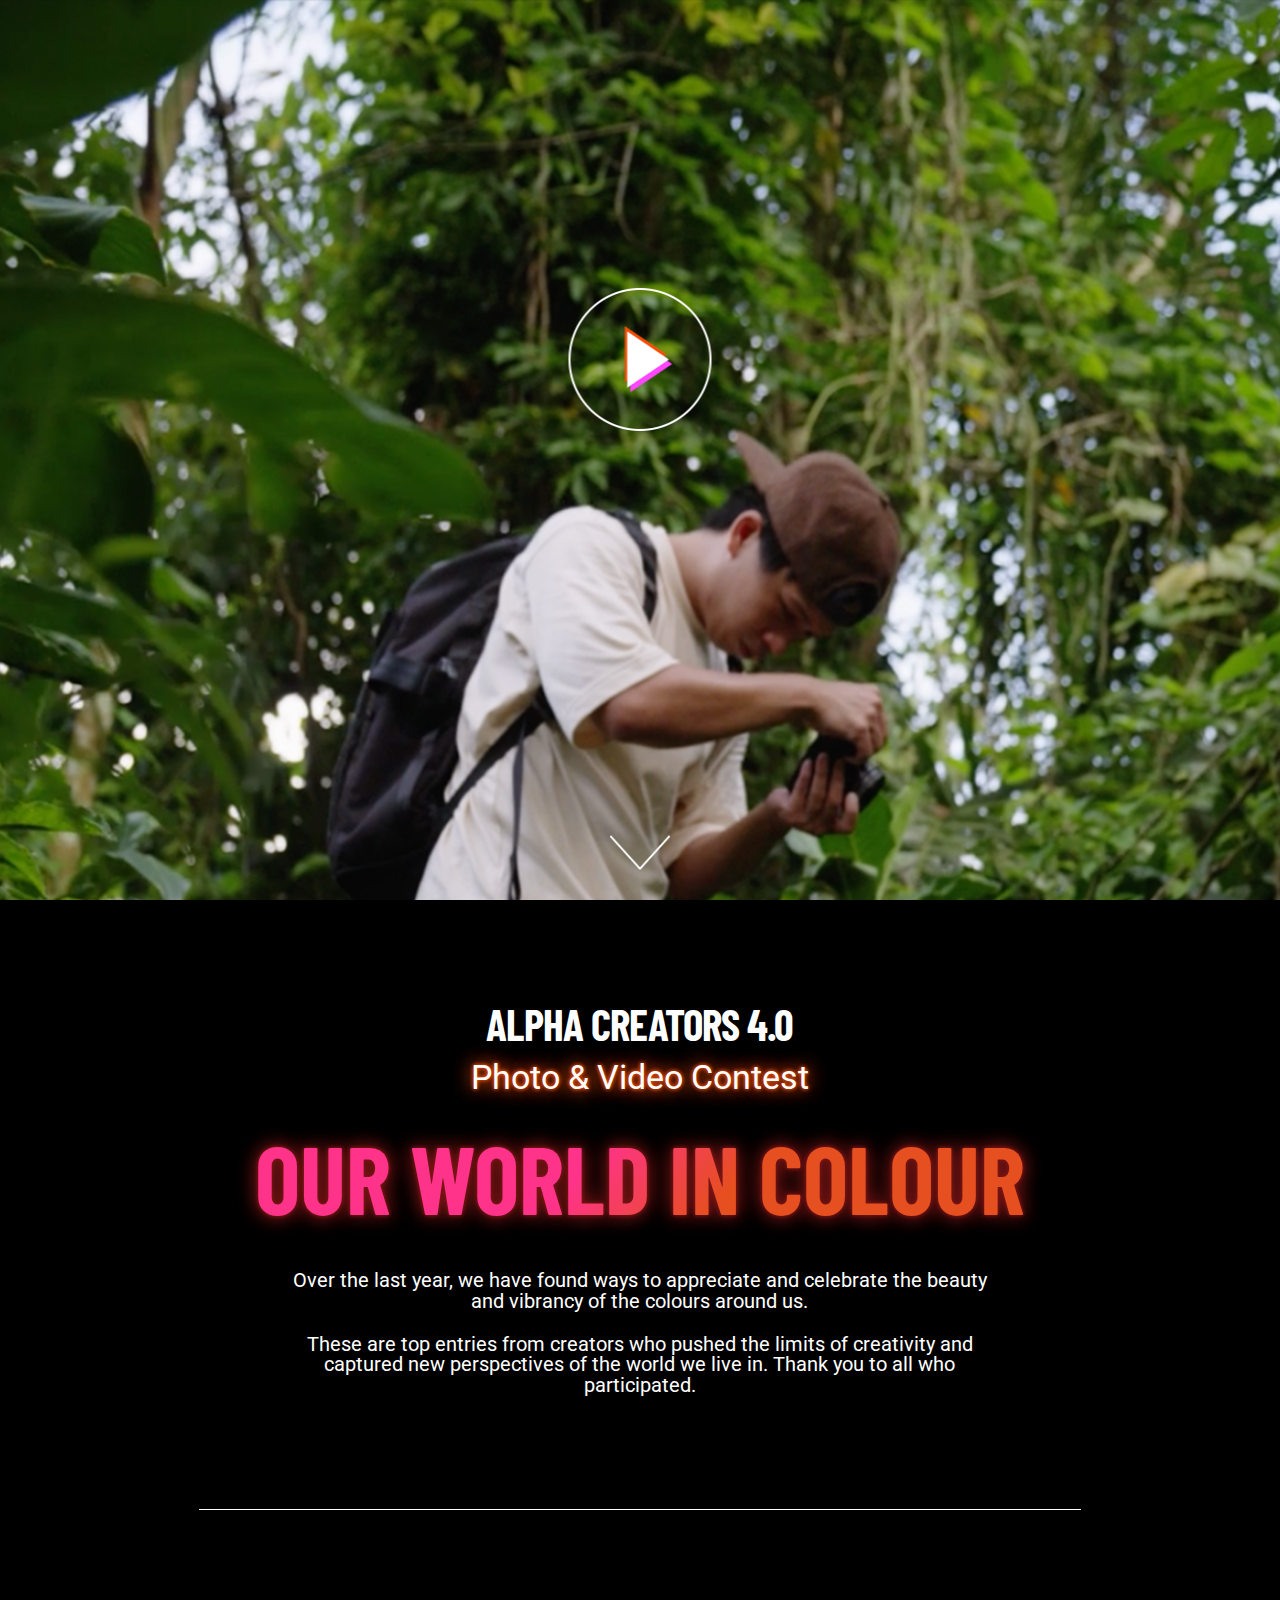
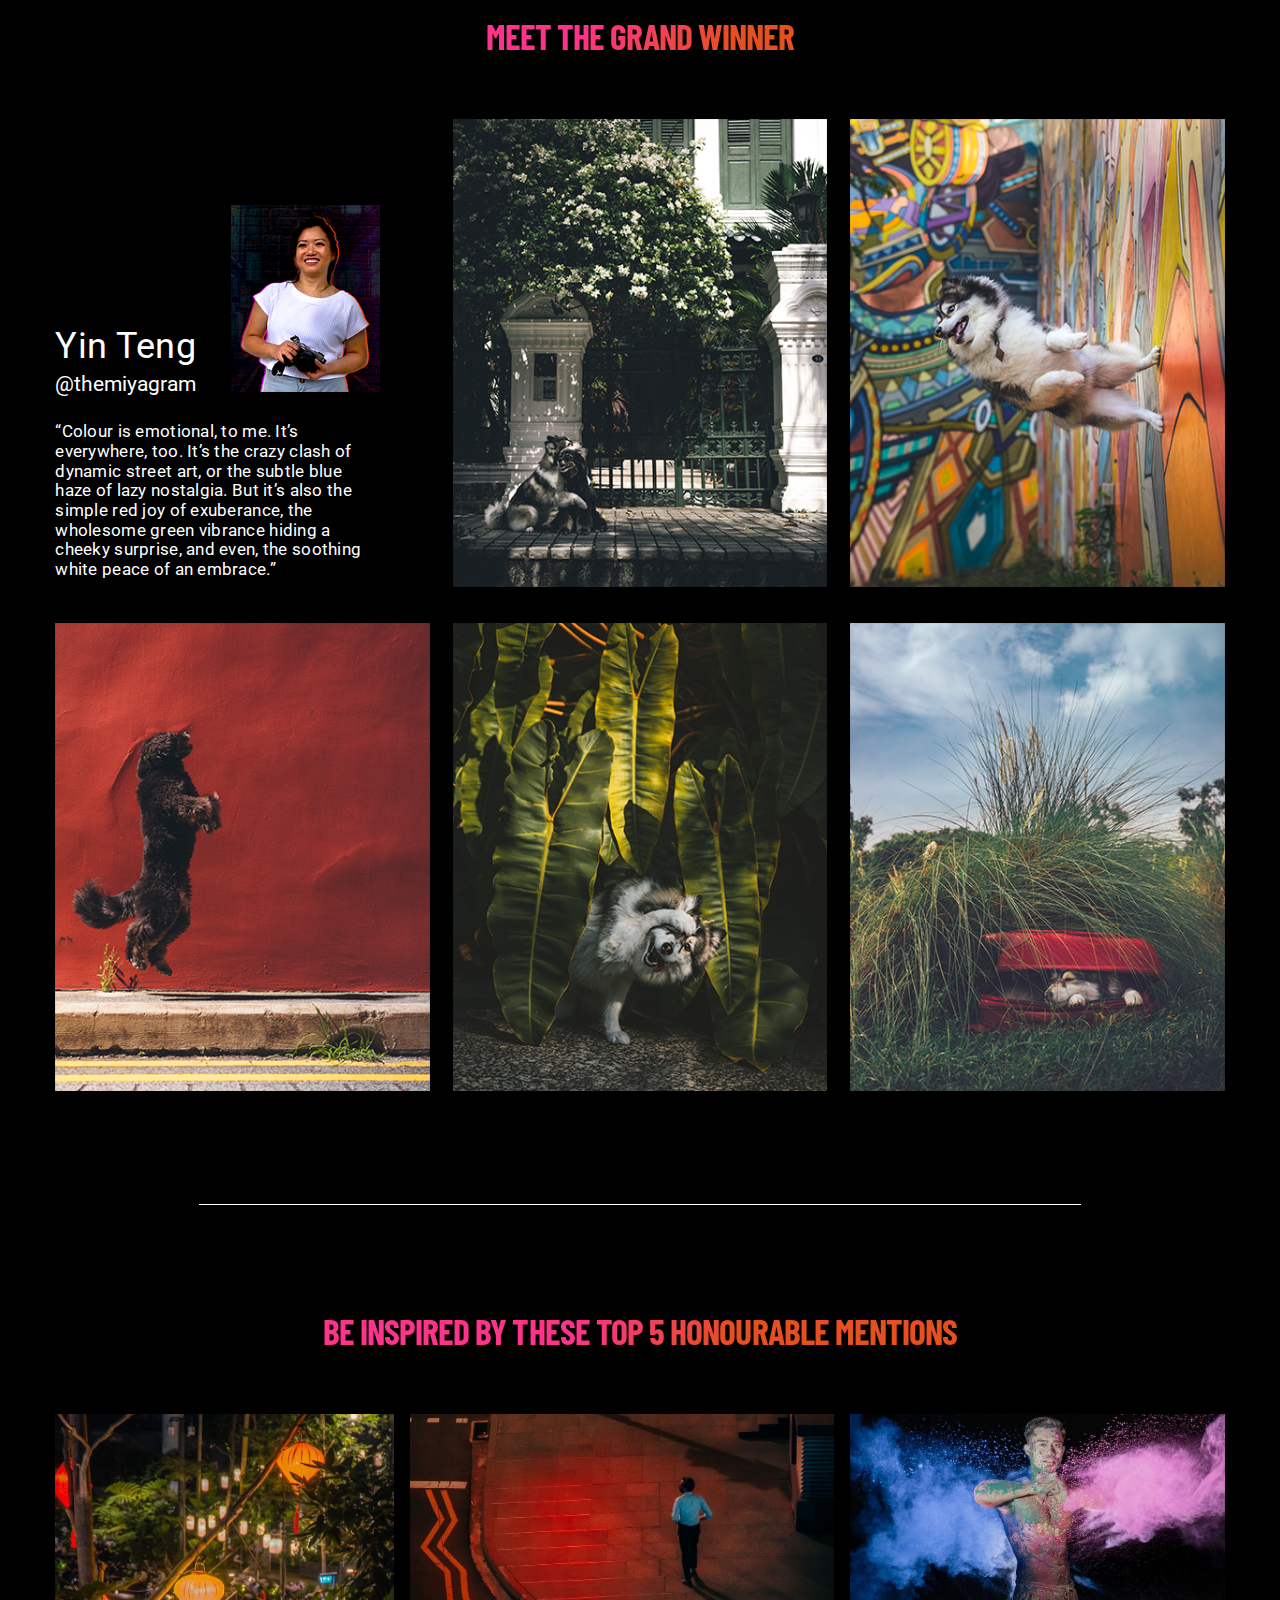
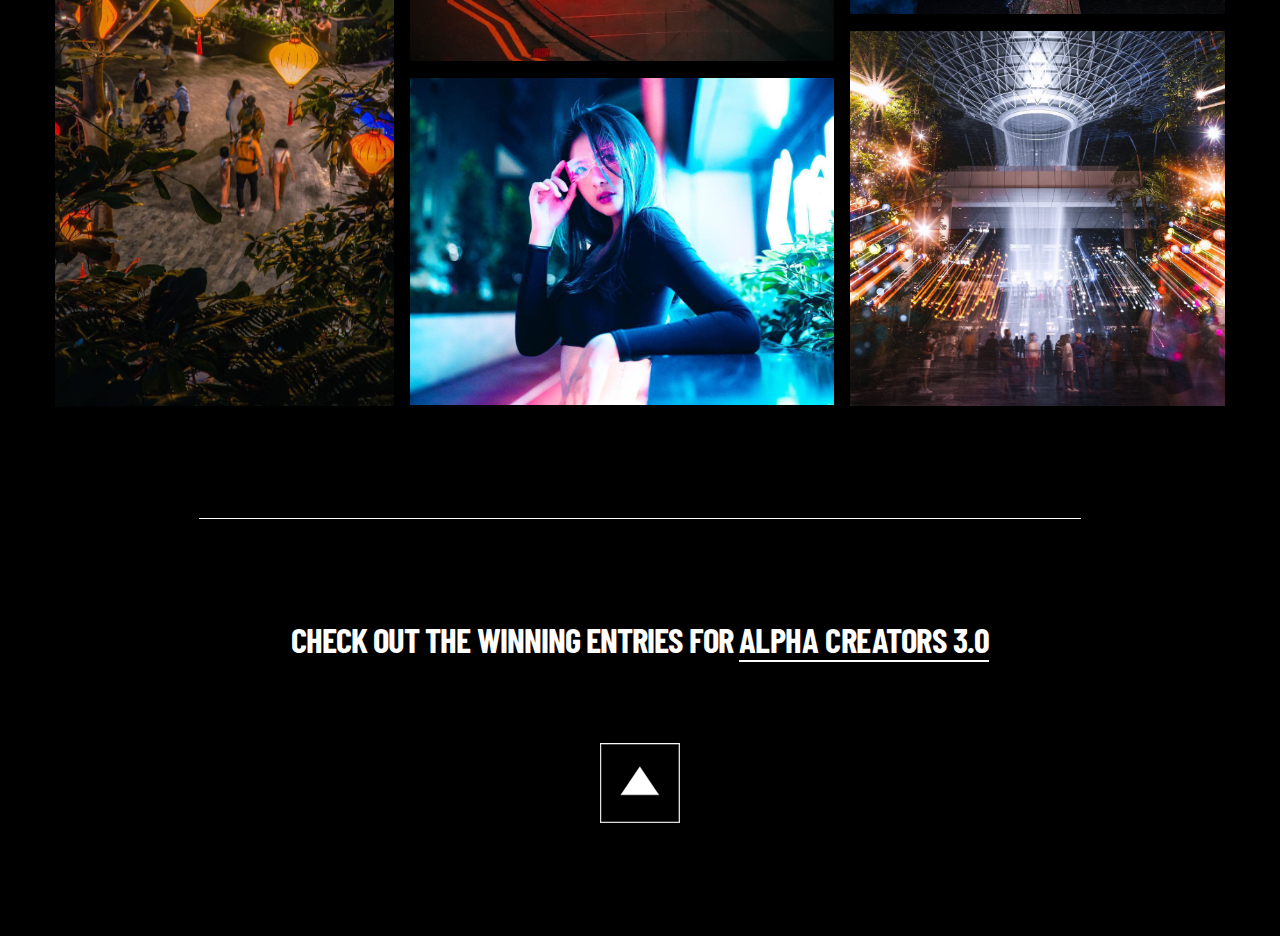
<file: responsive-website/index.html>
<!DOCTYPE html>
<html lang="en">

<head>
  <meta charset="UTF-8">
  <meta http-equiv="X-UA-Compatible" content="IE=edge">
  <meta name="viewport"
    content="width=device-width,initial-scale=1.0,minimum-scale=1.0,maximum-scale=1,user-scalable=no">
  <title>ALPHA CREATORS 4.0</title>
  <link rel="preconnect" href="https://fonts.googleapis.com">
  <link rel="preconnect" href="https://fonts.gstatic.com" crossorigin>
  <link
    href="https://fonts.googleapis.com/css2?family=Barlow+Condensed:wght@500;600&family=Roboto:wght@400;500;700&display=swap"
    rel="stylesheet">
  <link rel="stylesheet" href="./css/reset.css">
  <link rel="stylesheet" href="https://cdn.jsdelivr.net/npm/swiper/swiper-bundle.min.css" />
  <link rel="stylesheet" media="screen and (min-width: 1367px)" href="./css/desktop.css" />
  <link rel="stylesheet" media="screen and (max-width: 1366px)" href="./css/layout.css" />
</head>

<body>
  <div id="main-container">
    <div id="section-video" class="section-video">
      <div id="video-player" data-video-id="6fWU0e6W8QY"></div>
      <div class="video-thumbnail">
        <img src="./img/video_thumbnail.png" alt="Alpha creator 4.0">
      </div>
      <button id="play-video">
        <img src="./img/play_button.png" alt="Icon play video">
      </button>
      <a id="arrow" href="#section-info"><img src="./img/arrow.png" alt="Icon arrow"></a>
    </div>
    <div class="section-info" id="section-info">
      <div class="wrapper">
        <h3 class="info-title">ALPHA CREATORS 4.0</h3>
        <p class="info-subtitle">Photo & Video Contest</p>
        <h2 class="info-main gradient-text">OUR WORLD IN COLOUR
          <span class="out-glow">OUR WORLD IN COLOUR</span>
        </h2>
        <p class="info-content">Over the last year, we have found ways to appreciate and celebrate the beauty and
          vibrancy of the colours around us.</p>
        <p class="info-content">These are top entries from creators who pushed the limits of creativity and captured new
          perspectives of the world we live in. Thank you to all who participated.</p>
        <div class="line-break"></div>
      </div>
    </div>
    <div class="section-winner">
      <div class="wrapper">
        <h2 class="section-title gradient-text">MEET THE GRAND WINNER</h2>
        <div class="winner-content desktop">
          <div class="winner-item winner-item-main">
            <div class="winner-image">
              <img src="./img/yin_teng.png" alt="yin_teng">
            </div>
            <div class="winner-info">
              <p class="winner-name">Yin Teng</p>
              <p class="winner-username">@themiyagram</p>
              <p class="winner-text">“Colour is emotional, to me. It’s everywhere, too. It’s the crazy clash of dynamic
                street art, or the subtle blue haze of lazy nostalgia. But it’s also the simple red joy of exuberance,
                the
                wholesome green vibrance hiding a cheeky surprise, and even, the soothing white peace of an embrace.”
              </p>
            </div>

          </div>
          <div class="winner-item image-hover">
            <img src="./img/yt4.png" alt="yt4">
          </div>
          <div class="winner-item image-hover">
            <img src="./img/yt5.png" alt="yt4">
          </div>
          <div class="winner-item image-hover">
            <img src="./img/yt1.png" alt="yt4">
          </div>
          <div class="winner-item image-hover">
            <img src="./img/yt2.png" alt="yt4">
          </div>
          <div class="winner-item image-hover">
            <img src="./img/yt3.png" alt="yt4">
          </div>
        </div>
        <div class="winner-content mobile">
          <div class="winner-item-main">
            <div class="winner-image">
              <img src="./img/yin_teng.png" alt="yin_teng">
            </div>
            <div class="winner-info">
              <p class="winner-name">Yin Teng</p>
              <p class="winner-username">@themiyagram</p>
              <p class="winner-text">“Colour is emotional, to me. It’s everywhere, too. It’s the crazy clash of dynamic
                street art, or the subtle blue haze of lazy nostalgia. But it’s also the simple red joy of exuberance,
                the
                wholesome green vibrance hiding a cheeky surprise, and even, the soothing white peace of an embrace.”
              </p>
            </div>

          </div>
          <div class="winner-layout">
            <div class="winner-box">
              <div class="winner-item winner-item1 image-hover">
                <img src="./img/yt1.png" alt="yt4">
              </div>
              <div class="winner-item winner-item2 image-hover">
                <img src="./img/yt4.png" alt="yt4">
              </div>
            </div>
            <div class="winner-box">
              <div class="winner-item winner-item3 image-hover">
                <img src="./img/yt2.png" alt="yt4">
              </div>
              <div class="winner-item winner-item4 image-hover">
                <img src="./img/yt5.png" alt="yt4">
              </div>
              <div class="winner-item winner-item5 image-hover">
                <img src="./img/yt3.png" alt="yt4">
              </div>
            </div>
          </div>
        </div>
        <div class="line-break"></div>
      </div>
    </div>
    <div class="section-mentions">
      <div class="wrapper">
        <h2 class="section-title gradient-text">Be Inspired By These Top 5 Honourable Mentions</h2>
        <div class="mentions-content desktop">
          <div class="mentions-box">
            <div class="mentions-item mentions-item1 image-hover">
              <img src="./img/honourable_4.png" alt="honourable_4">
            </div>
          </div>
          <div class="mentions-box">
            <div class="mentions-item mentions-item2 image-hover">
              <img src="./img/honourable_3.png" alt="honourable_4">
            </div>
            <div class="mentions-item mentions-item3 image-hover">
              <img src="./img/honourable_2.png" alt="honourable_4">
            </div>
          </div>
          <div class="mentions-box">
            <div class="mentions-item mentions-item4 image-hover">
              <img src="./img/honourable_1.png" alt="honourable_4">
            </div>
            <div class="mentions-item mentions-item5 image-hover">
              <img src="./img/honourable_5.png" alt="honourable_4">
            </div>
          </div>
        </div>
        <div class="mentions-content mobile">
          <div class="mentions-box">
            <div class="mentions-item mentions-item1 image-hover">
              <img src="./img/honourable_5.png" alt="honourable_4">
            </div>
            <div class="box-wrapper">
              <div class="mentions-item mentions-item2 image-hover">
                <img src="./img/honourable_4.png" alt="honourable_4">
              </div>
              <div class="mentions-item mentions-item3 image-hover">
                <img src="./img/honourable_1.png" alt="honourable_4">
              </div>
            </div>
          </div>
          <div class="mentions-box">
            <div class="mentions-item mentions-item4 image-hover">
              <img src="./img/honourable_3.png" alt="honourable_4">
            </div>
            <div class="mentions-item mentions-item5 image-hover">
              <img src="./img/honourable_2.png" alt="honourable_4">
            </div>
          </div>
        </div>
        <div class="line-break"></div>
      </div>
    </div>
    <div class="section-entries">
      <div class="wrapper">
        <h2 class="entries-title"> Check out the winning entries for <span>Alpha Creators 3.0</span> </h2>
        <a id="go-top" href="#"><img src="./img/scroll_back.png" alt="scroll_back"></a>
      </div>
    </div>
  </div>
  <div class="section-popup" id="popup">
    <div class="popup-content">
      <button aria-label="Close" class="btn-popup close-popup">
        <svg xmlns="http://www.w3.org/2000/svg" fill="white" width="24" height="24" viewBox="0 0 24 24"
          stroke-width="1.5" stroke="currentColor" class="w-6 h-6">
          <path stroke-linecap="round" stroke-linejoin="round" d="M6 18L18 6M6 6l12 12" />
        </svg>
      </button>
      <div class="carousel">
        <div class="swiper mySwiper">
          <div class="swiper-wrapper">

          </div>
          <div class="swiper-pagination"></div>
        </div>
      </div>
      <div class="btn-control">
        <button class="btn-popup prev">
          <svg xmlns="http://www.w3.org/2000/svg" fill="white" width="24" height="24" viewBox="0 0 24 24"
            stroke-width="1.5" stroke="currentColor" class="w-6 h-6">
            <path stroke-linecap="round" stroke-linejoin="round" d="M15.75 19.5L8.25 12l7.5-7.5" />
          </svg>
        </button>
        <button class="btn-popup next">
          <svg xmlns="http://www.w3.org/2000/svg" fill="white" width="24" height="24" viewBox="0 0 24 24"
            stroke-width="1.5" stroke="currentColor" class="w-6 h-6">
            <path stroke-linecap="round" stroke-linejoin="round" d="M15.75 19.5L8.25 12l7.5-7.5" />
          </svg>
        </button>
      </div>

    </div>
  </div>
  <script src="./js/libs/jquery.min.js"></script>
  <script src="https://cdn.jsdelivr.net/npm/swiper/swiper-bundle.min.js"></script>
  <script src="./js/main.js"></script>
</body>

</html>
</file>
<file: responsive-website/css/desktop.css>
@import url("https://fonts.googleapis.com/css2?family=Barlow+Condensed:wght@500;600&family=Roboto:wght@400;500;700&display=swap");
body {
  margin: 0;
  background-color: #000;
  color: #fff;
  font-family: "Roboto", sans-serif;
}

.wrapper {
  width: 1248px;
  margin: 0 auto;
}

.wrapper .line-break {
  width: 75.5%;
  height: 1px;
  margin: 120px auto 0;
  background: #fff;
}

.gradient-text {
  text-align: center;
  background: -webkit-gradient(linear, left top, right top, color-stop(45%, #ff3389), color-stop(58%, #e64f1f));
  background: linear-gradient(to right, #ff3389 45%, #e64f1f 58%);
  -webkit-background-clip: text;
  background-clip: text;
  -webkit-text-fill-color: transparent;
}

.section-title {
  font-size: 38px;
  letter-spacing: -1px;
  margin: 115px 0 70px;
  font-family: "Barlow Condensed";
  text-transform: uppercase;
}

.image-hover:hover {
  opacity: 0.6;
  cursor: pointer;
  -webkit-transition: all 0.3s;
  transition: all 0.3s;
}

.section-video {
  position: relative;
  width: 100%;
  height: 100vh;
  overflow: hidden;
}

.section-video iframe {
  position: absolute;
  top: 50%;
  left: 50%;
  -webkit-transform: translate(-50%, -50%);
          transform: translate(-50%, -50%);
  z-index: 0;
  width: 100vw;
  height: 100vw;
  min-height: 100vh;
  min-width: 235vh;
  opacity: 0;
  -webkit-transition: opacity 2s;
  transition: opacity 2s;
  pointer-events: none;
}

.section-video .video-thumbnail {
  width: 100%;
  height: 100vh;
  opacity: 1;
  -webkit-transition: opacity 0.5s;
  transition: opacity 0.5s;
  pointer-events: none;
}

.section-video .video-thumbnail img {
  width: 100%;
  height: 100vh;
  -o-object-fit: cover;
     object-fit: cover;
  -o-object-position: bottom;
     object-position: bottom;
}

.section-video #play-video {
  position: absolute;
  border-radius: 50%;
  top: 32%;
  left: 50%;
  width: 143px;
  height: 143px;
  -webkit-transform: translate(-50%);
          transform: translate(-50%);
  -webkit-transition: opacity 0.5s;
  transition: opacity 0.5s;
}

.section-video #play-video:hover {
  opacity: 0.65;
  -webkit-transition: opacity 0.5s;
  transition: opacity 0.5s;
}

.section-video #play-video.hide {
  opacity: 0;
  -webkit-user-select: none;
     -moz-user-select: none;
      -ms-user-select: none;
          user-select: none;
  pointer-events: none;
  -webkit-transition: opacity 0.5s;
  transition: opacity 0.5s;
}

.section-video #play-video img {
  width: 100%;
  height: 100%;
}

.section-video #arrow {
  position: absolute;
  border-radius: 50%;
  width: 60px;
  height: 35px;
  bottom: 30px;
  left: 50%;
  -webkit-transform: translateX(-50%);
          transform: translateX(-50%);
  -webkit-transition: all 0.5s;
  transition: all 0.5s;
}

.section-video #arrow:hover {
  opacity: 0.65;
  -webkit-transition: all 0.5s;
  transition: all 0.5s;
}

.section-video #arrow img {
  width: 100%;
  height: 100%;
}

.section-info {
  text-align: center;
  font-family: "Barlow Condensed";
}

.section-info .info-title {
  font-size: 46px;
  padding: 110px 0 16px;
  letter-spacing: -1px;
}

.section-info .info-subtitle {
  font-family: "Roboto";
  font-size: 36px;
  text-shadow: 0 0 4px rgba(255, 86, 19, 0.8), 0 0 4px rgba(255, 86, 19, 0.8), 0 0 14px rgba(255, 86, 19, 0.8), 0 0 14px rgba(255, 86, 19, 0.8);
}

.section-info .info-main {
  font-size: 102px;
  margin: 36px 0 50px;
  position: relative;
}

.section-info .info-main span {
  position: absolute;
  width: 100%;
  left: 50%;
  top: 0;
  z-index: -1;
  opacity: 0.5;
  -webkit-transform: translateX(-50%);
          transform: translateX(-50%);
  font-size: 102px;
  text-shadow: 0 0 4px rgba(255, 44, 44, 0.8), 0 0 4px rgba(255, 44, 44, 0.8), 0 0 14px rgba(255, 44, 44, 0.8), 0 0 14px rgba(255, 44, 44, 0.8);
}

.section-info .info-content {
  font-family: "Roboto";
  font-size: 21px;
  line-height: 22px;
  padding: 0 240px 24px;
  word-break: break-word;
}

.section-info .info-content + .info-content {
  padding: 0 230px;
}

.section-winner .winner-content {
  display: -webkit-box;
  display: -ms-flexbox;
  display: flex;
  -ms-flex-wrap: wrap;
      flex-wrap: wrap;
  gap: 38px 24px;
  -webkit-box-align: center;
      -ms-flex-align: center;
          align-items: center;
}

.section-winner .winner-item {
  width: 400px;
  height: 500px;
  -webkit-transition: all 0.3s;
  transition: all 0.3s;
}

.section-winner .winner-item img {
  width: 100%;
  height: 100%;
  -o-object-fit: cover;
     object-fit: cover;
}

.section-winner .winner-item-main {
  position: relative;
}

.section-winner .winner-item-main .winner-image {
  width: 159px;
  height: 199px;
  position: absolute;
  right: 54px;
  top: 92px;
}

.section-winner .winner-item-main .winner-image img {
  width: 100%;
  height: 100%;
}

.section-winner .winner-item-main .winner-info {
  position: absolute;
  left: 0;
  top: 224px;
}

.section-winner .winner-item-main .winner-name {
  font-size: 38px;
  letter-spacing: 0.5px;
}

.section-winner .winner-item-main .winner-username {
  font-size: 22px;
  margin: 10px 0 30px;
}

.section-winner .winner-item-main .winner-text {
  font-size: 18px;
  line-height: 21px;
  letter-spacing: 0.3px;
  word-break: break-word;
  padding-right: 54px;
}

.section-mentions .mentions-content {
  display: -webkit-box;
  display: -ms-flexbox;
  display: flex;
  -ms-flex-wrap: wrap;
      flex-wrap: wrap;
  gap: 17px;
}

.section-mentions .mentions-box {
  overflow: hidden;
  height: 632px;
}

.section-mentions .mentions-box:nth-of-type(1) {
  width: 362px;
}

.section-mentions .mentions-box:nth-of-type(2) {
  width: 452px;
}

.section-mentions .mentions-box:nth-of-type(3) {
  width: 400px;
}

.section-mentions .mentions-item {
  width: 100%;
  height: 100%;
  -webkit-transition: all 0.3s;
  transition: all 0.3s;
}

.section-mentions .mentions-item img {
  width: 100%;
  height: 100%;
  -o-object-fit: cover;
     object-fit: cover;
}

.section-mentions .mentions-item1 img {
  -o-object-position: 20%;
     object-position: 20%;
}

.section-mentions .mentions-item2 {
  height: 264px;
  margin-bottom: 18px;
}

.section-mentions .mentions-item2 img {
  -o-object-position: 0 94%;
     object-position: 0 94%;
}

.section-mentions .mentions-item3 {
  height: 349px;
}

.section-mentions .mentions-item3 img {
  -o-object-position: 0 60%;
     object-position: 0 60%;
}

.section-mentions .mentions-item4 {
  height: 214px;
  margin-bottom: 18px;
}

.section-mentions .mentions-item4 img {
  -o-object-position: 0 60%;
     object-position: 0 60%;
}

.section-mentions .mentions-item5 {
  height: 400px;
}

.section-mentions .mentions-item5 img {
  -o-object-position: 0 100%;
     object-position: 0 100%;
}

.section-entries .entries-title {
  text-align: center;
  font-family: "Barlow Condensed";
  text-transform: uppercase;
  font-size: 37px;
  letter-spacing: -1px;
  margin: 110px 0 92px;
}

.section-entries .entries-title span {
  font-family: "Barlow Condensed";
  text-transform: uppercase;
  font-size: 37px;
  letter-spacing: -0.5px;
  position: relative;
}

.section-entries .entries-title span::after {
  content: "";
  position: absolute;
  width: 100%;
  height: 2px;
  background-color: #fff;
  left: 0;
  bottom: -2px;
}

.section-entries #go-top {
  margin: 0 auto 120px;
  display: block;
  -webkit-transition: all 0.5s;
  transition: all 0.5s;
  width: 80px;
  height: 80px;
}

.section-entries #go-top img {
  width: 100%;
  height: 100%;
}

.section-entries #go-top:hover {
  background-color: rgba(179, 179, 179, 0.5);
  opacity: 0.68;
  -webkit-transition: all 0.5s;
  transition: all 0.5s;
}

.section-popup {
  position: fixed;
  top: 0;
  left: 0;
  width: 100%;
  height: 100vh;
  background: rgba(0, 0, 0, 0.8);
  z-index: 11;
  display: none;
}

.section-popup .popup-content {
  width: 1000px;
  position: relative;
  margin: 0 auto;
  top: 50%;
  -webkit-transform: translateY(-50%);
          transform: translateY(-50%);
  padding: 35px;
}

.section-popup .popup-content .btn-popup {
  width: 35px;
  height: 35px;
  -webkit-transition: all 0.3s;
  transition: all 0.3s;
  border-radius: 5px;
  color: #fff;
  display: -webkit-box;
  display: -ms-flexbox;
  display: flex;
  -webkit-box-align: center;
      -ms-flex-align: center;
          align-items: center;
  -webkit-box-pack: center;
      -ms-flex-pack: center;
          justify-content: center;
  background-color: rgba(97, 97, 97, 0.2);
}

.section-popup .popup-content .btn-popup:hover {
  background-color: rgba(97, 97, 97, 0.4);
  -webkit-transition: all 0.3s;
  transition: all 0.3s;
}

.section-popup .popup-content .btn-popup.close-popup {
  position: absolute;
  right: 0;
  top: 0;
}

.section-popup .popup-content .btn-popup.prev {
  position: absolute;
  left: 0;
  padding: 5px;
  width: 40px;
  height: 40px;
}

.section-popup .popup-content .btn-popup.next {
  -webkit-transform: rotate(180deg);
          transform: rotate(180deg);
  position: absolute;
  right: 0;
  padding: 5px;
  width: 40px;
  height: 40px;
}

.section-popup .popup-content .carousel {
  z-index: 2;
  width: 900px;
  height: 70vh;
  margin: 0 auto;
  position: relative;
}

.section-popup .popup-content .carousel .swiper {
  width: 100%;
  height: 100%;
}

.section-popup .popup-content .carousel .swiper-slide {
  width: 100%;
  height: 100%;
}

.section-popup .popup-content .carousel .swiper-slide img {
  width: 100%;
  height: 100%;
  -o-object-fit: contain;
     object-fit: contain;
}

.section-popup .popup-content .carousel .swiper-pagination-bullet {
  background: #fff;
}

.section-popup .popup-content .btn-control {
  position: absolute;
  z-index: 1;
  width: 100%;
  height: 35px;
  top: 50%;
  left: 0;
  -webkit-transform: translateY(-50%);
          transform: translateY(-50%);
}

.mobile {
  display: none !important;
}
</file>
<file: responsive-website/css/layout.css>
@import url("https://fonts.googleapis.com/css2?family=Barlow+Condensed:wght@500;600&family=Roboto:wght@400;500;700&display=swap");
body {
  margin: 0;
  background-color: #000;
  color: #fff;
  font-family: "Roboto", sans-serif;
}

.wrapper {
  width: 91.3616vw;
  margin: 0 auto;
}

.wrapper .line-break {
  width: 75.5%;
  height: 0.0732vw;
  margin: 8.7848vw auto 0;
  background: #fff;
}

.gradient-text {
  text-align: center;
  background: linear-gradient(130deg, #ff3389 45%, #e64f1f 58%);
  background-size: 100%;
  -webkit-background-clip: text;
  background-clip: text;
  -webkit-text-fill-color: transparent;
}

.section-title {
  font-size: 2.7818vw;
  letter-spacing: -0.0732vw;
  margin: 8.4187vw 0 5.1245vw;
  font-family: "Barlow Condensed";
  text-transform: uppercase;
}

.image-hover:hover {
  opacity: 0.6;
  cursor: pointer;
  -webkit-transition: all 0.3s;
  transition: all 0.3s;
}

.section-video {
  position: relative;
  width: 100%;
  height: 100vh;
  min-height: -webkit-fill-available;
  overflow: hidden;
}

.section-video iframe {
  position: absolute;
  top: 50%;
  left: 50%;
  -webkit-transform: translate(-50%, -50%);
          transform: translate(-50%, -50%);
  z-index: 0;
  width: 100vw;
  height: 100vw;
  min-height: 100vh;
  min-width: 235vh;
  opacity: 0;
  -webkit-transition: opacity 2s;
  transition: opacity 2s;
  pointer-events: none;
}

.section-video .video-thumbnail {
  width: 100%;
  height: 100vh;
  opacity: 1;
  -webkit-transition: opacity 0.5s;
  transition: opacity 0.5s;
  pointer-events: none;
}

.section-video .video-thumbnail img {
  width: 100%;
  height: 100vh;
  -o-object-fit: cover;
     object-fit: cover;
  -o-object-position: bottom;
     object-position: bottom;
}

.section-video #play-video {
  position: absolute;
  border-radius: 50%;
  top: 32%;
  left: 50%;
  width: 143px;
  height: 143px;
  -webkit-transform: translate(-50%);
          transform: translate(-50%);
  -webkit-transition: opacity 0.5s;
  transition: opacity 0.5s;
}

.section-video #play-video:hover {
  opacity: 0.65;
  -webkit-transition: opacity 0.5s;
  transition: opacity 0.5s;
}

.section-video #play-video.hide {
  opacity: 0;
  -webkit-user-select: none;
     -moz-user-select: none;
      -ms-user-select: none;
          user-select: none;
  pointer-events: none;
  -webkit-transition: opacity 0.5s;
  transition: opacity 0.5s;
}

.section-video #play-video img {
  width: 100%;
  height: 100%;
}

.section-video #arrow {
  position: absolute;
  border-radius: 50%;
  width: 60px;
  height: 35px;
  bottom: 30px;
  left: 50%;
  -webkit-transform: translateX(-50%);
          transform: translateX(-50%);
  -webkit-transition: all 0.5s;
  transition: all 0.5s;
}

.section-video #arrow:hover {
  opacity: 0.65;
  -webkit-transition: all 0.5s;
  transition: all 0.5s;
}

.section-video #arrow img {
  width: 100%;
  height: 100%;
}

.section-info {
  text-align: center;
  font-family: "Barlow Condensed";
}

.section-info .info-title {
  font-size: 3.3675vw;
  padding: 8.0527vw 0 1.1713vw;
  letter-spacing: -0.0732vw;
}

.section-info .info-subtitle {
  font-family: "Roboto";
  font-size: 2.6354vw;
  text-shadow: 0 0 4px rgba(255, 86, 19, 0.8), 0 0 4px rgba(255, 86, 19, 0.8), 0 0 20px rgba(255, 86, 19, 0.8), 0 0 20px rgba(255, 86, 19, 0.8);
}

.section-info .info-main {
  font-size: 7.4671vw;
  margin: 2.6354vw 0 3.6603vw;
  position: relative;
}

.section-info .info-main span {
  position: absolute;
  width: 100%;
  left: 50%;
  top: 0;
  z-index: -1;
  opacity: 0.5;
  -webkit-transform: translateX(-50%);
          transform: translateX(-50%);
  font-size: 7.4671vw;
  text-shadow: 0 0 4px rgba(255, 44, 44, 0.8), 0 0 4px rgba(255, 44, 44, 0.8), 0 0 20px rgba(255, 44, 44, 0.8), 0 0 20px rgba(255, 44, 44, 0.8);
}

.section-info .info-content {
  font-family: "Roboto";
  font-size: 1.5373vw;
  line-height: 1.6105vw;
  padding: 0 17.5695vw 1.757vw;
  word-break: break-word;
}

.section-info .info-content + .info-content {
  padding: 0 16.8375vw;
}

.section-winner .winner-content {
  display: -webkit-box;
  display: -ms-flexbox;
  display: flex;
  -ms-flex-wrap: wrap;
      flex-wrap: wrap;
  gap: 2.7818vw 0;
  -webkit-box-pack: justify;
      -ms-flex-pack: justify;
          justify-content: space-between;
  -webkit-box-align: center;
      -ms-flex-align: center;
          align-items: center;
}

.section-winner .winner-item {
  width: 29.2826vw;
  height: 36.6032vw;
  -webkit-transition: all 0.3s;
  transition: all 0.3s;
}

.section-winner .winner-item img {
  width: 100%;
  height: 100%;
  -o-object-fit: cover;
     object-fit: cover;
}

.section-winner .winner-item-main {
  position: relative;
}

.section-winner .winner-item-main .winner-image {
  width: 11.6398vw;
  height: 14.5681vw;
  position: absolute;
  right: 3.9531vw;
  top: 6.735vw;
}

.section-winner .winner-item-main .winner-image img {
  width: 100%;
  height: 100%;
}

.section-winner .winner-item-main .winner-info {
  position: absolute;
  left: 0;
  top: 16.3982vw;
}

.section-winner .winner-item-main .winner-name {
  font-size: 2.7818vw;
  letter-spacing: 0.0366vw;
}

.section-winner .winner-item-main .winner-username {
  font-size: 1.6105vw;
  margin: 0.7321vw 0 2.1962vw;
}

.section-winner .winner-item-main .winner-text {
  font-size: 1.3177vw;
  line-height: 1.5373vw;
  letter-spacing: 0.022vw;
  word-break: break-word;
  padding-right: 3.9531vw;
}

.section-mentions .mentions-content {
  display: -webkit-box;
  display: -ms-flexbox;
  display: flex;
  -ms-flex-wrap: wrap;
      flex-wrap: wrap;
  gap: 1.2445vw;
}

.section-mentions .mentions-box {
  overflow: hidden;
  height: 46.2665vw;
}

.section-mentions .mentions-box:nth-of-type(1) {
  width: 26.5007vw;
}

.section-mentions .mentions-box:nth-of-type(2) {
  width: 33.0893vw;
}

.section-mentions .mentions-box:nth-of-type(3) {
  width: 29.2826vw;
}

.section-mentions .mentions-item {
  width: 100%;
  height: 100%;
  -webkit-transition: all 0.3s;
  transition: all 0.3s;
}

.section-mentions .mentions-item img {
  width: 100%;
  height: 100%;
  -o-object-fit: cover;
     object-fit: cover;
}

.section-mentions .mentions-item1 img {
  -o-object-position: 20%;
     object-position: 20%;
}

.section-mentions .mentions-item2 {
  height: 19.3265vw;
  margin-bottom: 1.3177vw;
}

.section-mentions .mentions-item2 img {
  -o-object-position: 0 94%;
     object-position: 0 94%;
}

.section-mentions .mentions-item3 {
  height: 25.549vw;
}

.section-mentions .mentions-item3 img {
  -o-object-position: 0 60%;
     object-position: 0 60%;
}

.section-mentions .mentions-item4 {
  height: 15.6662vw;
  margin-bottom: 1.3177vw;
}

.section-mentions .mentions-item4 img {
  -o-object-position: 0 60%;
     object-position: 0 60%;
}

.section-mentions .mentions-item5 {
  height: 29.2826vw;
}

.section-mentions .mentions-item5 img {
  -o-object-position: 0 100%;
     object-position: 0 100%;
}

.section-entries .entries-title {
  text-align: center;
  font-family: "Barlow Condensed";
  text-transform: uppercase;
  font-size: 2.7086vw;
  letter-spacing: -0.0732vw;
  margin: 8.0527vw 0 6.735vw;
}

.section-entries .entries-title span {
  font-family: "Barlow Condensed";
  text-transform: uppercase;
  font-size: 2.7086vw;
  letter-spacing: -0.0366vw;
  position: relative;
}

.section-entries .entries-title span::after {
  content: "";
  position: absolute;
  width: 100%;
  height: 0.1464vw;
  background-color: #fff;
  left: 0;
  bottom: -0.1464vw;
}

.section-entries #go-top {
  margin: 0 auto 8.7848vw;
  display: block;
  -webkit-transition: all 0.5s;
  transition: all 0.5s;
  width: 80px;
  height: 80px;
}

.section-entries #go-top img {
  width: 100%;
  height: 100%;
}

.section-entries #go-top:hover {
  background-color: rgba(179, 179, 179, 0.5);
  opacity: 0.68;
  -webkit-transition: all 0.5s;
  transition: all 0.5s;
}

.section-popup {
  position: fixed;
  top: 0;
  left: 0;
  width: 100%;
  height: 100vh;
  background: rgba(0, 0, 0, 0.8);
  z-index: 11;
  display: none;
}

.section-popup .popup-content {
  width: 73.2064vw;
  position: relative;
  margin: 0 auto;
  top: 50%;
  -webkit-transform: translateY(-50%);
          transform: translateY(-50%);
  padding: 45px;
}

.section-popup .popup-content .btn-popup {
  width: 35px;
  height: 35px;
  -webkit-transition: all 0.3s;
  transition: all 0.3s;
  border-radius: 5px;
  color: #fff;
  display: -webkit-box;
  display: -ms-flexbox;
  display: flex;
  -webkit-box-align: center;
      -ms-flex-align: center;
          align-items: center;
  -webkit-box-pack: center;
      -ms-flex-pack: center;
          justify-content: center;
  background-color: rgba(97, 97, 97, 0.2);
}

.section-popup .popup-content .btn-popup:hover {
  background-color: rgba(97, 97, 97, 0.4);
  -webkit-transition: all 0.3s;
  transition: all 0.3s;
}

.section-popup .popup-content .btn-popup.close-popup {
  position: absolute;
  right: 0;
  top: 0;
}

.section-popup .popup-content .btn-popup.prev {
  position: absolute;
  left: 0;
  padding: 5px;
  width: 45px;
  height: 45px;
}

.section-popup .popup-content .btn-popup.next {
  -webkit-transform: rotate(180deg);
          transform: rotate(180deg);
  position: absolute;
  right: 0;
  padding: 5px;
  width: 45px;
  height: 45px;
}

.section-popup .popup-content .carousel {
  z-index: 2;
  width: 100%;
  height: 70vh;
  margin: 0 auto;
  position: relative;
}

.section-popup .popup-content .carousel .swiper {
  width: 100%;
  height: 100%;
}

.section-popup .popup-content .carousel .swiper-slide {
  width: 100%;
  height: 100%;
}

.section-popup .popup-content .carousel .swiper-slide img {
  width: 100%;
  height: 100%;
  -o-object-fit: contain;
     object-fit: contain;
  -o-object-position: center;
     object-position: center;
}

.section-popup .popup-content .carousel .swiper-pagination-bullet {
  background: #fff;
}

.section-popup .popup-content .btn-control {
  position: absolute;
  z-index: 1;
  width: 100%;
  height: 2.5622vw;
  top: 50%;
  left: 0;
  -webkit-transform: translateY(-50%);
          transform: translateY(-50%);
}

@media screen and (max-width: 768px) {
  .desktop {
    display: none !important;
  }
  .wrapper {
    width: 71.6146vw;
  }
  .wrapper .line-break {
    width: 100%;
  }
  .section-title {
    font-size: 3.9063vw;
    letter-spacing: -0.1302vw;
    margin: 12.5vw 0 7.1615vw;
  }
  .section-info .info-title {
    font-size: 4.6875vw;
  }
  .section-info .info-subtitle {
    font-size: 3.5156vw;
  }
  .section-info .info-main {
    font-size: 11.7188vw;
    padding: 2.6042vw 7.1615vw 1.5625vw;
    word-break: break-word;
  }
  .section-info .info-main span {
    font-size: 11.7188vw;
    padding: 2.6042vw 7.1615vw 1.5625vw;
    word-break: break-word;
  }
  .section-info .info-content {
    font-size: 2.2135vw;
    line-height: 2.7344vw;
    padding: 0 4vw;
  }
  .section-info .info-content + .info-content {
    padding: 3.6458vw 4vw 4.0365vw;
  }
  .section-winner .winner-content {
    display: block;
  }
  .section-winner .winner-content .winner-item-main {
    width: 100%;
    height: 31.6406vw;
    display: -webkit-box;
    display: -ms-flexbox;
    display: flex;
    margin-bottom: 9.6354vw;
  }
  .section-winner .winner-content .winner-item-main .winner-image {
    width: 25.651vw;
    height: 31.6406vw;
    position: relative;
    right: unset;
    top: unset;
  }
  .section-winner .winner-content .winner-item-main .winner-info {
    width: 42.0573vw;
    height: 31.6406vw;
    position: relative;
    left: unset;
    top: unset;
    margin-left: 4.8177vw;
  }
  .section-winner .winner-content .winner-item-main .winner-info .winner-name {
    font-size: 4.9479vw;
  }
  .section-winner .winner-content .winner-item-main .winner-info .winner-username {
    font-size: 2.8646vw;
  }
  .section-winner .winner-content .winner-item-main .winner-info .winner-text {
    font-size: 2.0833vw;
    line-height: 2.474vw;
    margin-top: 4.1667vw;
    padding-right: 1.8229vw;
  }
  .section-winner .winner-content .winner-layout {
    display: -webkit-box;
    display: -ms-flexbox;
    display: flex;
    -webkit-box-pack: justify;
        -ms-flex-pack: justify;
            justify-content: space-between;
    padding-bottom: 4.6875vw;
  }
  .section-winner .winner-content .winner-layout .winner-box {
    display: -webkit-box;
    display: -ms-flexbox;
    display: flex;
    -webkit-box-orient: vertical;
    -webkit-box-direction: normal;
        -ms-flex-direction: column;
            flex-direction: column;
    -webkit-box-pack: justify;
        -ms-flex-pack: justify;
            justify-content: space-between;
    gap: 1.3021vw;
  }
  .section-winner .winner-content .winner-layout .winner-box:nth-of-type(1) {
    width: 29.2969vw;
  }
  .section-winner .winner-content .winner-layout .winner-box:nth-of-type(2) {
    width: 41.0156vw;
  }
  .section-winner .winner-content .winner-layout .winner-box .winner-item {
    width: 100%;
  }
  .section-winner .winner-content .winner-layout .winner-box .winner-item1 {
    height: 41.1458vw;
  }
  .section-winner .winner-content .winner-layout .winner-box .winner-item2 {
    height: 31.5104vw;
  }
  .section-winner .winner-content .winner-layout .winner-box .winner-item2 img {
    -o-object-position: 0% 89%;
       object-position: 0% 89%;
  }
  .section-winner .winner-content .winner-layout .winner-box .winner-item3 {
    height: 28.5156vw;
  }
  .section-winner .winner-content .winner-layout .winner-box .winner-item3 img {
    -o-object-position: 0% 89%;
       object-position: 0% 89%;
  }
  .section-winner .winner-content .winner-layout .winner-box .winner-item4 {
    height: 22.526vw;
  }
  .section-winner .winner-content .winner-layout .winner-box .winner-item5 {
    height: 20.3125vw;
  }
  .section-winner .winner-content .winner-layout .winner-box .winner-item5 img {
    -o-object-position: 0% 89%;
       object-position: 0% 89%;
  }
  .section-mentions .mentions-content {
    padding: 2.3438vw 0 3.9063vw;
    gap: 1.3021vw;
  }
  .section-mentions .mentions-content .mentions-box {
    width: 100%;
    display: -webkit-box;
    display: -ms-flexbox;
    display: flex;
    gap: 1.3021vw;
  }
  .section-mentions .mentions-content .mentions-box:nth-of-type(1) {
    height: 42.1875vw;
  }
  .section-mentions .mentions-content .mentions-box:nth-of-type(2) {
    height: 30.3385vw;
  }
  .section-mentions .mentions-content .mentions-box .box-wrapper {
    width: 50.5208vw;
    display: -webkit-box;
    display: -ms-flexbox;
    display: flex;
    -webkit-box-orient: vertical;
    -webkit-box-direction: normal;
        -ms-flex-direction: column;
            flex-direction: column;
    -webkit-box-pack: justify;
        -ms-flex-pack: justify;
            justify-content: space-between;
  }
  .section-mentions .mentions-content .mentions-box .mentions-item {
    margin-bottom: 0;
  }
  .section-mentions .mentions-content .mentions-box .mentions-item1 {
    width: 19.5313vw;
    height: 42.1875vw;
  }
  .section-mentions .mentions-content .mentions-box .mentions-item1 img {
    -o-object-position: 50% 0%;
       object-position: 50% 0%;
  }
  .section-mentions .mentions-content .mentions-box .mentions-item2 {
    width: 100%;
    height: 23.4375vw;
  }
  .section-mentions .mentions-content .mentions-box .mentions-item2 img {
    -o-object-position: 0 45%;
       object-position: 0 45%;
  }
  .section-mentions .mentions-content .mentions-box .mentions-item3 {
    width: 100%;
    height: 17.4479vw;
  }
  .section-mentions .mentions-content .mentions-box .mentions-item3 img {
    -o-object-position: 0 50%;
       object-position: 0 50%;
  }
  .section-mentions .mentions-content .mentions-box .mentions-item4 {
    width: 30.3385vw;
    height: 30.3385vw;
  }
  .section-mentions .mentions-content .mentions-box .mentions-item4 img {
    -o-object-position: 0 88%;
       object-position: 0 88%;
  }
  .section-mentions .mentions-content .mentions-box .mentions-item5 {
    width: 39.7135vw;
    height: 30.3385vw;
  }
  .section-mentions .mentions-content .mentions-box .mentions-item5 img {
    -o-object-position: 0 54%;
       object-position: 0 54%;
  }
  .section-entries .entries-title {
    font-size: 4.6875vw;
    margin: 12.7604vw 0 10.4167vw;
  }
  .section-entries .entries-title span {
    display: block;
    width: -webkit-fit-content;
    width: -moz-fit-content;
    width: fit-content;
    margin: 1.5625vw auto 0;
    font-size: 4.6875vw;
  }
  .section-entries .entries-title span::after {
    bottom: -0.651vw;
  }
}

@media screen and (min-width: 769px) {
  .mobile {
    display: none !important;
  }
}
</file>
